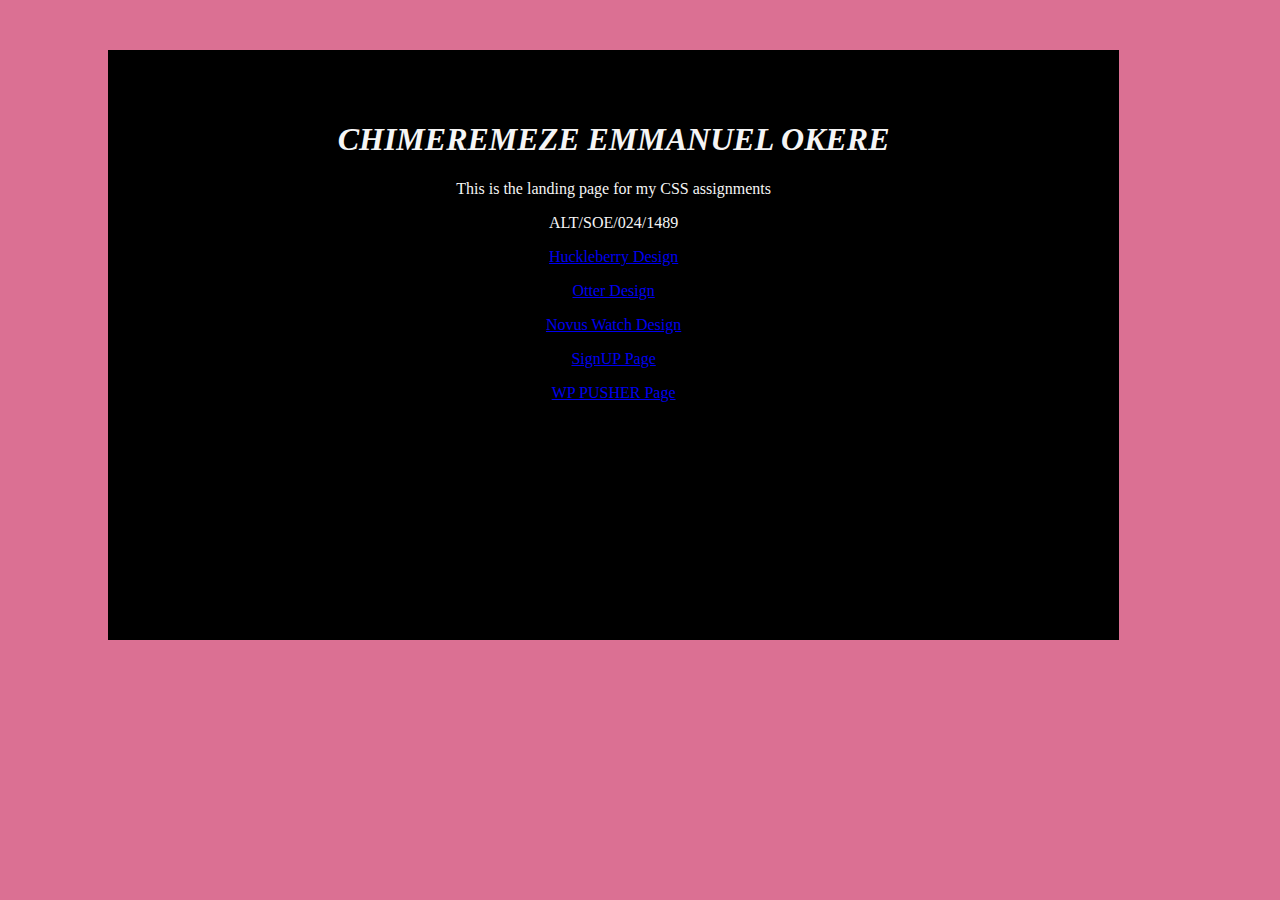
<file: index.html>
<!DOCTYPE html>
<html lang="en">
<head>
    <meta charset="UTF-8">
    <meta name="viewport" content="width=device-width, initial-scale=1.0">
    <title>My CSS Assignments</title>
    <style>
      

      body {
        background-color: palevioletred;
      }
      

      div {
        width: 80%;
        height: 60vh;
        margin-top: 50px;
        margin-left: 100px;
        background-color: black;
        text-align: center;
        padding-top: 50px;
        color: whitesmoke;
      }
      
      p {
            display: block;
        }

        h1 {
            font-style: italic;
        }
    </style>
</head>
<body>
    <div>
    <h1>CHIMEREMEZE EMMANUEL OKERE</h1>
    <p>This is the landing page for my CSS assignments</p>
    <p> ALT/SOE/024/1489</p>
    <p><a href="./Huckleberry.html">Huckleberry Design</a></p>
    <p><a href="./otter.html">Otter Design</a></p>
    <p><a href="./novus.html">Novus Watch Design</a></p>
    <p><a href="./signup.html"> SignUP Page</a></p>
    <p><a href="./pusher.html">WP PUSHER Page</a></p>
</div>

</body>
</html>
</file>
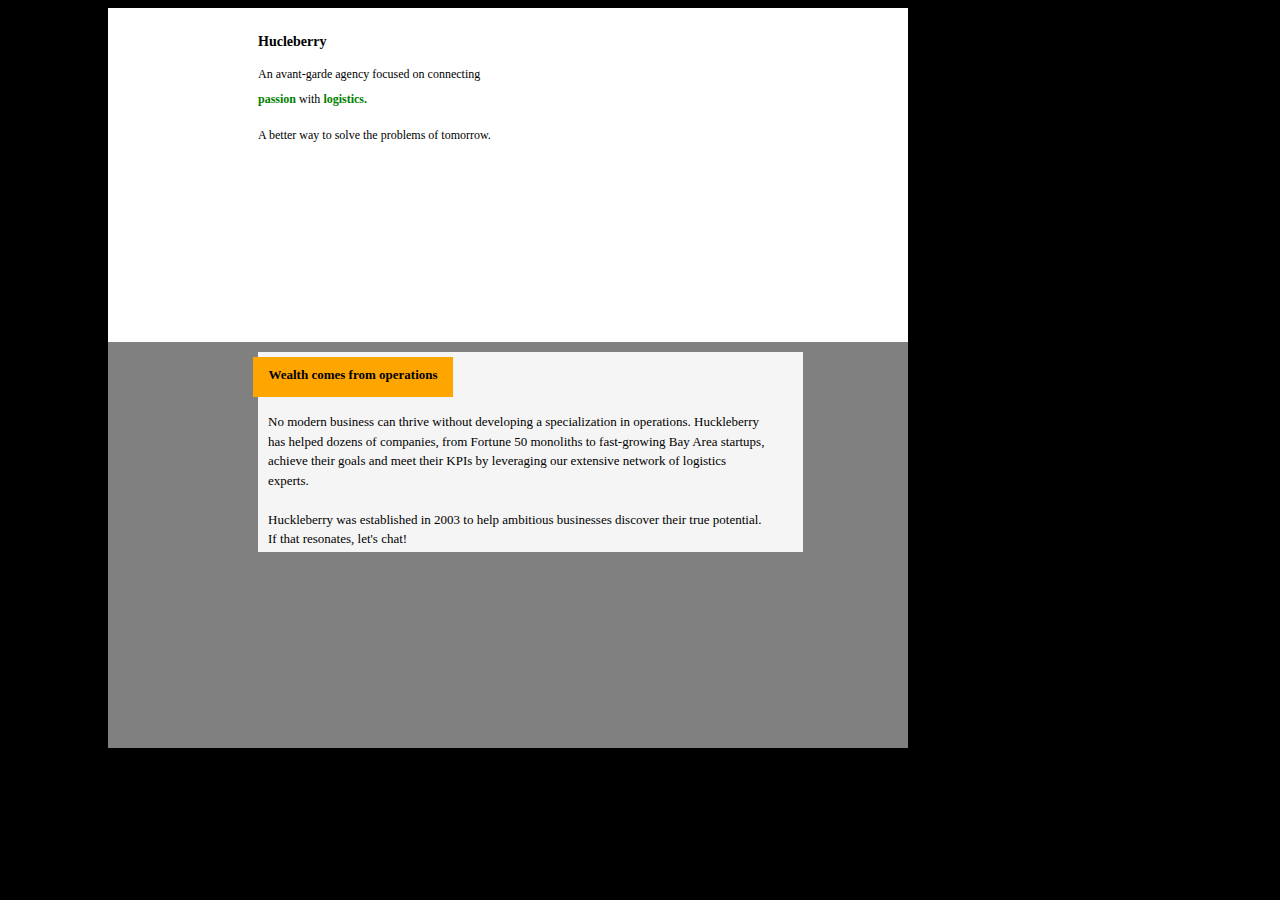
<file: Huckleberry.html>
<!DOCTYPE html>
<html lang="en">
<head>
    <meta charset="UTF-8">
    <meta name="viewport" content="width=device-width, initial-scale=1.0">
    <title>Huckleberry Design</title>
      <link href="./Huckleberry.css" rel="stylesheet">
      <link href="./huckleberrysmall.css" rel="stylesheet">


</head>
<body>
    <div class="card" >
        <div class="card-body1">
            <h3>Hucleberry</h3>
            <p>
                An avant-garde agency focused on connecting <span>passion</span> with <span>logistics.</span></p>
              
                <p>A better way to solve the problems of tomorrow.</p>
        </div>
        
        <div class="card-body2">
          <div class="card-title">Wealth comes from operations</div>
            <div class="card-text">No modern business can thrive without developing a specialization in operations. 
                Huckleberry has helped dozens of companies, from Fortune 50 monoliths to 
                fast-growing Bay Area startups, achieve their goals and meet their KPIs by leveraging our 
                extensive network of logistics experts.
                <br>
                <br>
                Huckleberry was established in 2003 to help ambitious businesses discover their true 
                potential. If that resonates, let's chat!
            </div>
          </div>
        </div>
</body>
</html>
</file>
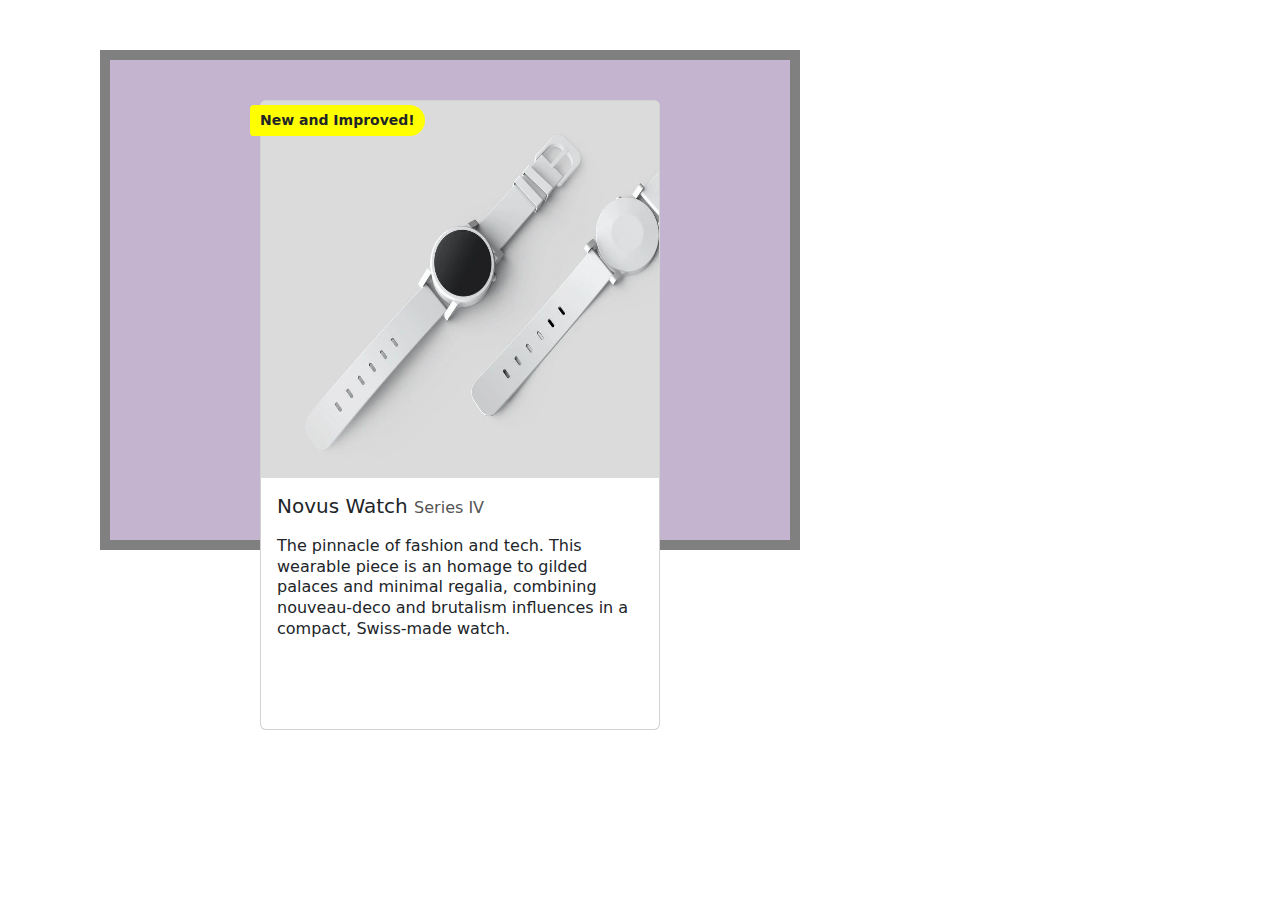
<file: novus.html>
<!DOCTYPE html>
<html lang="en">
<head>
    <meta charset="UTF-8">
    <meta name="viewport" content="width=device-width, initial-scale=1.0">
    <title>Document</title>

    <link href="https://cdn.jsdelivr.net/npm/bootstrap@5.3.3/dist/css/bootstrap.min.css" rel="stylesheet" integrity="sha384-QWTKZyjpPEjISv5WaRU9OFeRpok6YctnYmDr5pNlyT2bRjXh0JMhjY6hW+ALEwIH" crossorigin="anonymous">

    <link href="./novus.css" rel="stylesheet">
</head>
<body>
    <div class="main-body"> 
        <div class="subtext"> New and Improved!</div>
        
        <div class="card">
            <img src="./Novus.jpeg" class="card-img-top" alt="..."> 
            <div class="card-body">
              <h5 class="card-title">Novus Watch <span> Series IV</span></h5>
              <div class="card-text">The pinnacle of fashion and tech. This wearable piece is an homage to gilded palaces and minimal regalia, combining nouveau-deco and brutalism influences in a compact, Swiss-made watch.</div>
            </div>
          </div>
        </div>



</body>
</html>
</file>
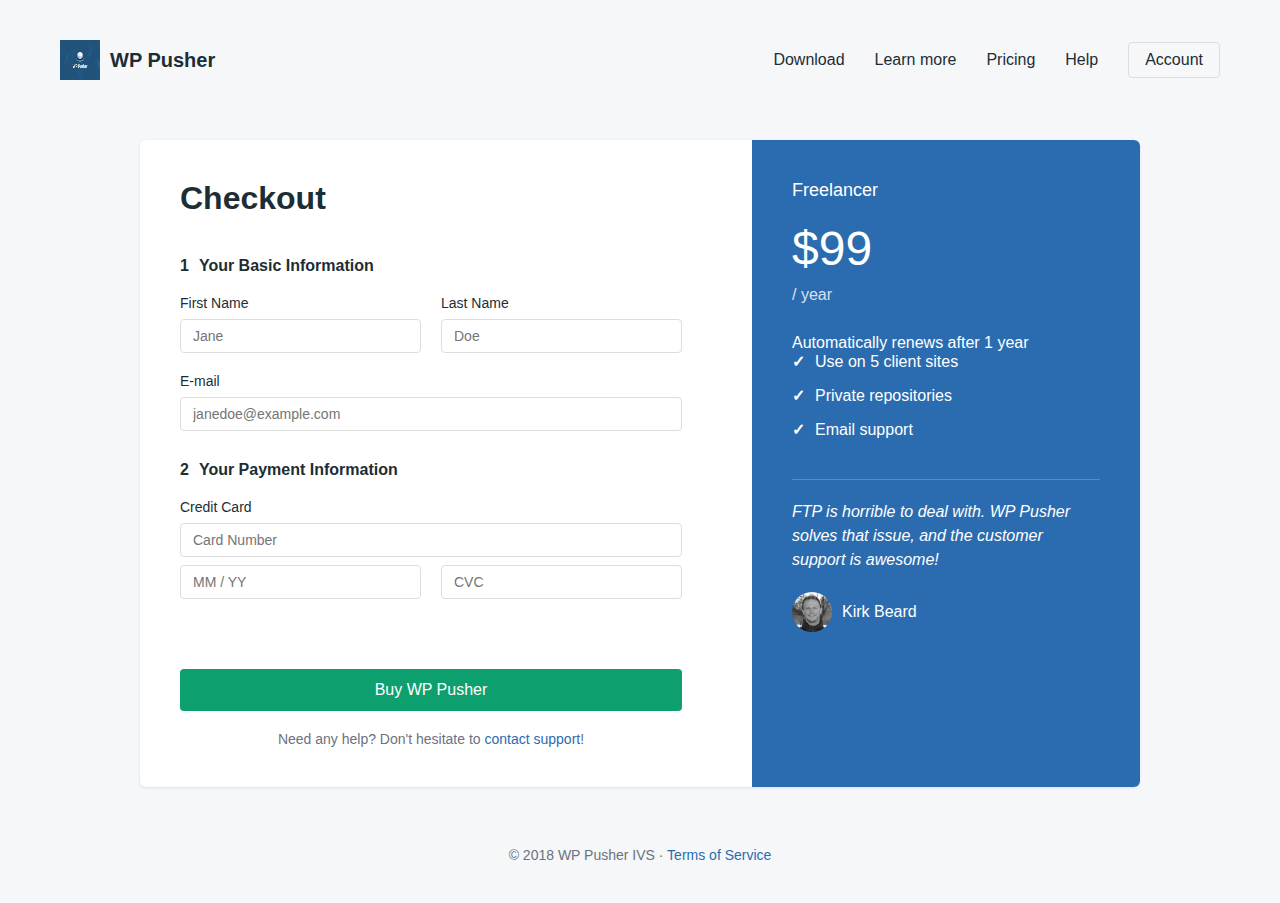
<file: pusher.html>
<!DOCTYPE html>
<html lang="en">
<head>
    <meta charset="UTF-8">
    <meta name="viewport" content="width=device-width, initial-scale=1.0">
    <title>WP Pusher Checkout</title>
    <link rel="stylesheet" href="Pusher.css">
</head>
<body>
    <header class="header">
        <div class="logo">
            <img src="wpusher.jpeg" alt="WP Pusher Logo">
            WP Pusher
        </div>
        <nav class="nav">
            <a href="#">Download</a>
            <a href="#">Learn more</a>
            <a href="#">Pricing</a>
            <a href="#">Help</a>
            <a href="#" class="account">Account</a>
        </nav>
    </header>

    <main class="main-container">
        <div class="checkout-form">
            <h1>Checkout</h1>
            
            <div class="form-section">
                <h2><span>1</span> Your Basic Information</h2>
                <div class="form-row">
                    <div class="form-group">
                        <label>First Name</label>
                        <input type="text" placeholder="Jane">
                    </div>
                    <div class="form-group">
                        <label>Last Name</label>
                        <input type="text" placeholder="Doe">
                    </div>
                </div>
                <div class="form-group">
                    <label>E-mail</label>
                    <input type="email" placeholder="janedoe@example.com">
                </div>
            </div>

            <div class="form-section">
                <h2><span>2</span> Your Payment Information</h2>
                <div class="form-group">
                    <label>Credit Card</label>
                    <input type="text" placeholder="Card Number">
                    <div class="form-row">
                        <input type="text" placeholder="MM / YY">
                        <input type="text" placeholder="CVC">
                    </div>
                </div>
            </div>

            <button class="buy-button">Buy WP Pusher</button>

            <p class="support-text">
                Need any help? Don't hesitate to <a href="#">contact support</a>!
            </p>
        </div>

        <div class="plan-details">
            <div class="plan-name">Freelancer</div>
            <div class="plan-price">$99</div>
            <div class="plan-period">/ year</div>
            <div>Automatically renews after 1 year</div>

            <ul class="plan-features">
                <li>Use on 5 client sites</li>
                <li>Private repositories</li>
                <li>Email support</li>
            </ul>

            <div class="testimonial">
                <p class="testimonial-text">FTP is horrible to deal with. WP Pusher solves that issue, and the customer support is awesome!</p>
                <div class="testimonial-author">
                    <img src="./Bitmap.png" alt="Kirk Beard">
                    <span>Kirk Beard</span>
                </div>
            </div>
        </div>
    </main>

    <footer>
        © 2018 WP Pusher IVS · <a href="#">Terms of Service</a>
    </footer>
</body>
</html>
</file>
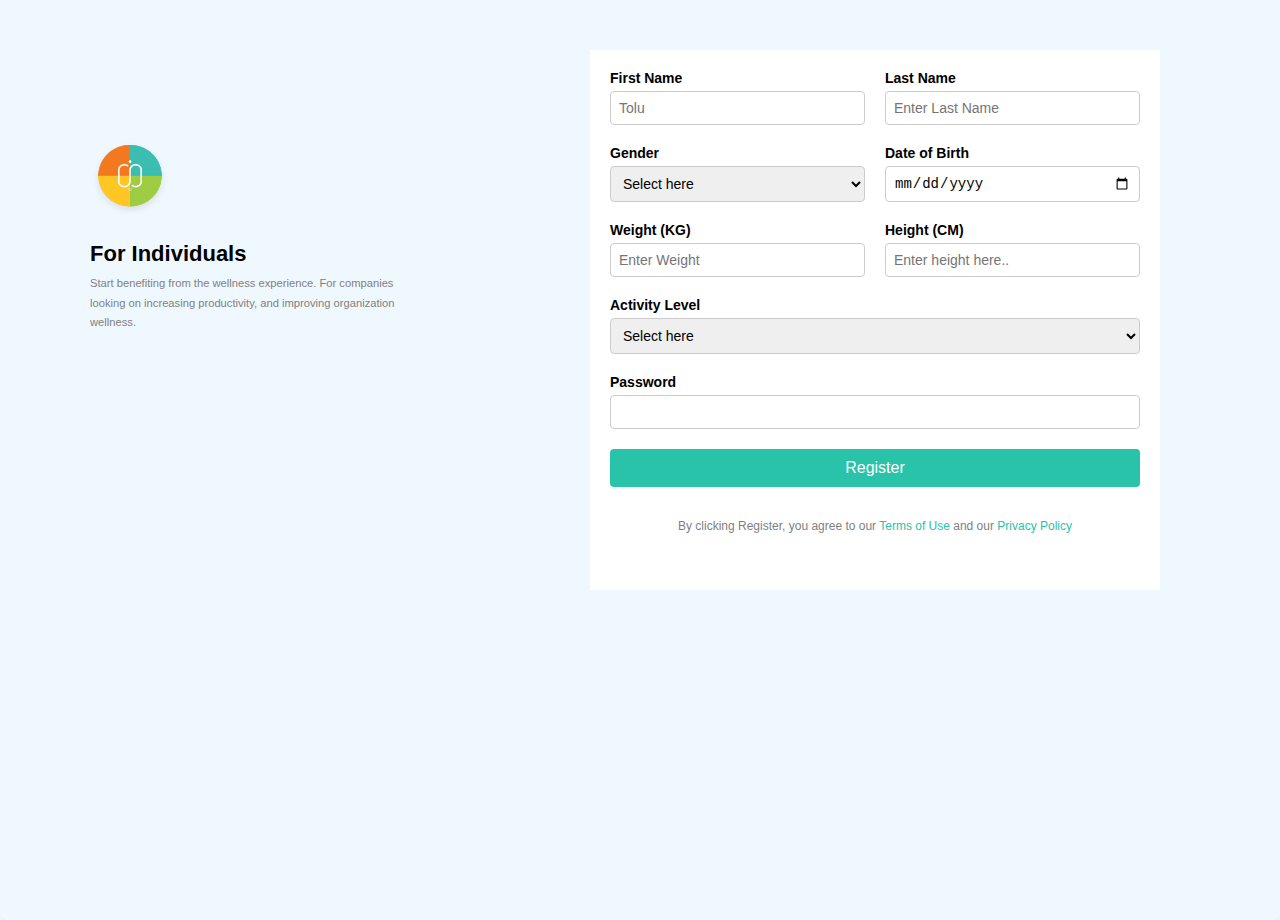
<file: signup.html>
<!DOCTYPE html>
<html lang="en">
<head>
    <meta charset="UTF-8">
    <meta name="viewport" content="width=device-width, initial-scale=1.0">
    <title>Sign Up</title>
    <link rel="stylesheet" href="./signup.css">
</head>
<body>
    
    <div class="container">
        <div class="left-section">
            <img src="./Logo.png">
            <h2>For Individuals</h2>
            <p class="desktop">Start benefiting from the wellness experience. For companies looking on increasing productivity, and improving organization wellness.</p>
            <p class="mobile">Inspiring wholesome harmony for the mind, body and spirit, for everyone, everywhere.</p>
        </div>
        <div class="form-container">
            <form>
                <div class="form-group">
                    <label for="first-name">First Name</label>
                    <input type="text" id="first-name" placeholder="Tolu">
                </div>
                <div class="form-group">
                    <label for="last-name">Last Name</label>
                    <input type="text" id="last-name" placeholder="Enter Last Name">
                </div>
                <div class="form-group">
                    <label for="gender">Gender</label>
                    <select id="gender">
                        <option value="" disabled selected>Select here</option>
                                <option value="male">Male</option>
                                <option value="female">Female</option>
                                <option value="other">Other</option>
                    </select>
                </div>
                <div class="form-group">
                    <label for="dob">Date of Birth</label>
                    <input type="date" id="dob">
                </div>
                <div class="form-group">
                    <label for="weight">Weight (KG)</label>
                    <input type="text" id="weight" placeholder="Enter Weight">
                </div>
                <div class="form-group">
                    <label for="height">Height (CM)</label>
                    <input type="text" id="height" placeholder="Enter height here..">
                </div>
                <div class="form-group" style="grid-column: span 2;">
                    <label for="activity">Activity Level</label>
                    <select id="activity">
                        <option>Select here</option>
                    </select>
                </div>
                <div class="form-group" style="grid-column: span 2;">
                    <label for="password">Password</label>
                    <input type="password" id="password">
                </div>
                <button type="submit" class="register-btn">Register</button>
                <p class="terms">By clicking Register, you agree to our <a href="#">Terms of Use</a> and our <a href="#">Privacy Policy</a></p>
            </form>
        </div>
    </div>
</body>
</html>
</file>
<file: Huckleberry.css>
@media (min-width: 1024px) and (max-width: 1440px)  {

body {
    background-color: black;
}

.card {
    background-color: white;
    height: 80vh;
    width: 800px;
    position: relative;
    margin-left: 100px;    
}



.card-body1 {
  height: 45%;
  padding-left: 150px;
  padding-right: 400px;
  padding-top: 10px;
  line-height: 1.2rem;
  text-wrap: wrap;
  font-size: 12px;
}


span {
color: green;
font-family: Lato;
font-size: 12px;
font-weight: 800;
line-height: 30px;
text-align: left;
}

.card-body2 {
  height: 55%;
    background-color: grey;
    border-top: 10px solid grey;
    color: white;            
}

.card-title {
  height: 30px;
  width: 200px;
  background-color: orange;
  color: black;
  font-weight: bolder;
  font-size: 13px;
  text-align: center;
  position: absolute;
  padding-top: 10px;
  margin-left: 145px;
  margin-top: 5px;
  z-index: 1;
}

.card-text {
  background-color: whitesmoke;
  position: relative;
  height: 140px;
  width: 500px;
  margin-left: 150px;
  padding-top: 60px;
  padding-left: 10px;
  padding-right: 35px;
  font-size: 13px;
  text-wrap: wrap;
  line-height: 1.5;
  color: black;
}

}




  
@media (min-width: 600px) and (max-width: 1024px) {


  body {
    background-color: black;
}

.card {
    background-color: white;
    height: 80vh;
    width: 800px;
    position: relative;
    margin-left: 100px;
    
}



.card-body1 {
  height: 45%;
  padding-left: 150px;
  padding-right: 350px;
  padding-top: 10px;
  line-height: 1.5rem;
  text-wrap: wrap;
}


span {
color: green;
font-family: Lato;
font-size: 15px;
font-weight: 800;
line-height: 30px;
text-align: left;

}

.card-body2 {
  height: 55%;
    background-color: grey;
    border-top: 10px solid grey;
    color: white;            
}

.card-title {
  height: 30px;
  width: 200px;
  background-color: orange;
  color: black;
  font-weight: bolder;
  font-size: 0.9rem;
  text-align: center;
  position: absolute;
  padding-top: 10px;
  margin-left: 145px;
  margin-top: 10px;
  z-index: 1;
}

.card-text {
  background-color: whitesmoke;
  position: relative;
  height: 170px;
  width: 500px;
  margin-left: 150px;
  padding-top: 60px;
  padding-left: 10px;
  font-size: 0.9rem;
  text-wrap: wrap;
  line-height: 1.5;
  color: black;
}

}
</file>
<file: huckleberrysmall.css>
@media (max-width: 600px) {


    body {
        background-color: black;
    }
    
    .card {
        background-color: white;
        height: 100vh;
        width: 100%;    
    }
    
    
    
    .card-body1 {
      height: 35%;
      font-size: 0.7rem;
      line-height: 1.2rem;
      padding-top: 35px;
      padding-inline-start: 10px;
      padding-inline-end: 250px;
      text-wrap: wrap;
      border-bottom: 3px solid lightgray;
    }
    
    h3 {
      font-size: 1.2rem;
  }
    span {
    color: green;
    font-family: Lato;
    font-size: 0.5rem;
    font-weight: 800;
    line-height: 1.5rem;
    }
    
    .card-body2 {
        width: 100%;
      height: 40%;
        background-color: grey;
        border-top: 10px solid grey;
        color: white;            
    }
    
    .card-title {
      height: 15px;
      width: 150px;
      background-color: orange;
      color: black;
      font-weight: bolder;
      font-size: 0.7rem;
      padding-inline-start: 10px;
      position: absolute;
      padding-top: 5px;
      margin-top: 25px;
      border-bottom: 3px solid grey;
      z-index: 1;
    }
    
    .card-text {
      background-color: whitesmoke;
      position: relative;
      height: 60%;
      width: auto;
      font-size: 0.7rem;
      text-wrap: wrap;
      line-height: 1.5;
      color: black;
      margin-top: 20px;
      padding-top: 35px;
      padding-inline-start: 10px;
      padding-inline-end: 10px;
      border-bottom: 3px solid lightgray;
    }
    
    }
</file>
<file: novus.css>
.subtext {
    background-color: yellow;
    position: absolute;
    top: 45px;
    left: 140px;
    padding: 5px 10px;
    font-size: 14px;
    font-weight: bold;
    z-index: 1; /* Ensures it's on top of the image */
    border-radius: 5px 20px 20px 5px;
} 


.card {
    position: relative;
    width: 25rem;
    display: flex;
    height: 70vh;
    margin-top: 40px;
    margin-left: 150px;
    
}

.main-body {
    position: absolute;
    background-color: #C4B4D0;
    width: 700px;
    height: 500px;
    margin-top: 50px;
    margin-left: 100px;
    border: solid gray 10px;
}

img {
    position: relative;
    height: 60%;
}

.card-title span {
    color: #555555;
    font-size: medium;
}

.card-text{
    line-height: 1.3rem;
    padding-top: 10px;
    font-weight: 500;
}
</file>
<file: Pusher.css>
* {
    margin: 0;
    padding: 0;
    box-sizing: border-box;
    font-family: -apple-system, BlinkMacSystemFont, 'Segoe UI', Roboto, Oxygen, Ubuntu, Cantarell, sans-serif;
}

body {
    background-color: #f5f7f9;
    min-height: 100vh;
    padding: 20px;
}

.header {
    max-width: 1200px;
    margin: 0 auto;
    padding: 20px;
    display: flex;
    justify-content: space-between;
    align-items: center;
}

.logo {
    display: flex;
    align-items: center;
    gap: 10px;
    font-size: 20px;
    font-weight: 600;
    color: #1d2d35;
}

.logo img {
    width: 40px;
    height: 40px;
}

.nav {
    display: flex;
    gap: 30px;
    align-items: center;
}

.nav a {
    text-decoration: none;
    color: #1d2d35;
}

.nav .account {
    padding: 8px 16px;
    border: 1px solid #ddd;
    border-radius: 4px;
}

.main-container {
    max-width: 1000px;
    margin: 40px auto;
    display: grid;
    grid-template-columns: 1.5fr 1fr;
    gap: 30px;
    background: white;
    border-radius: 6px;
    overflow: hidden;
    box-shadow: 0 1px 3px rgba(0,0,0,0.1);
}

.checkout-form {
    padding: 40px;
}

.checkout-form h1 {
    margin-bottom: 40px;
    color: #1d2d35;
}

.form-section {
    margin-bottom: 30px;
}

.form-section h2 {
    display: flex;
    align-items: center;
    gap: 10px;
    color: #1d2d35;
    font-size: 16px;
    margin-bottom: 20px;
}

.form-row {
    display: grid;
    grid-template-columns: 1fr 1fr;
    gap: 20px;
    margin-bottom: 20px;
}

.form-group {
    display: flex;
    flex-direction: column;
    gap: 8px;
}

.form-group label {
    font-size: 14px;
    color: #1d2d35;
}

.form-group input {
    padding: 8px 12px;
    border: 1px solid #ddd;
    border-radius: 4px;
    font-size: 14px;
}

.buy-button {
    background: #0e9f6e;
    color: white;
    border: none;
    padding: 12px;
    width: 100%;
    border-radius: 4px;
    font-size: 16px;
    cursor: pointer;
    margin-top: 20px;
}

.support-text {
    text-align: center;
    margin-top: 20px;
    font-size: 14px;
    color: #6b7280;
}

.support-text a {
    color: #2b6cb0;
    text-decoration: none;
}

.plan-details {
    background: #2b6cb0;
    color: white;
    padding: 40px;
}

.plan-name {
    font-size: 18px;
    margin-bottom: 20px;
}

.plan-price {
    font-size: 48px;
    font-weight: 300;
    margin-bottom: 10px;
}

.plan-period {
    opacity: 0.8;
    margin-bottom: 30px;
}

.plan-features {
    list-style: none;
}

.plan-features li {
    display: flex;
    align-items: center;
    gap: 10px;
    margin-bottom: 15px;
}

.plan-features li::before {
    content: "✓";
    font-weight: bold;
}

.testimonial {
    margin-top: 40px;
    padding-top: 20px;
    border-top: 1px solid rgba(255,255,255,0.2);
}

.testimonial-text {
    font-style: italic;
    margin-bottom: 20px;
    line-height: 1.5;
}

.testimonial-author {
    display: flex;
    align-items: center;
    gap: 10px;
}

.testimonial-author img {
    width: 40px;
    height: 40px;
    border-radius: 50%;
}

footer {
    text-align: center;
    padding: 20px;
    color: #6b7280;
    font-size: 14px;
}

footer a {
    color: #2b6cb0;
    text-decoration: none;
}
</file>
<file: signup.css>
body {
    font-family: Arial, sans-serif;
    background-color: white;
    margin: 0;
    padding: 0;
    display: flex;
    justify-content: center;
    align-items: center;
    height: 100vh;
}

.container {
    display: flex;
    background-color: aliceblue;
    padding: 20px;
    border-radius: 8px;
    box-shadow: 0 4px 8px rgba(0, 0, 0, 0.1);
    width: 1440px;
    height: 100%;
}

.left-section {
    flex: 1;
    padding: 20px;
}

img {
    width: 80px;
    height: 80px;
    border-radius: 50%;
    margin-bottom: 10px;
    margin-top: 120px;
    margin-left: 50px;
}

h2 {
    margin: 10px 0;
    font-size: 22px;
}

.left-section > p, .left-section > h2 {
    padding-left: 50px;
    padding-inline-end: 150px;
    line-height: 1.2rem;
}



p {
    font-size: 0.7rem;
    color: gray;
}

.form-container {
    flex: 1;
    padding: 20px;
    margin-top: 50px;
    margin-right: 100px;
    background-color: white;
    Width: 580px;
    Height: 500px;
}

form {
    display: grid;
    grid-template-columns: 1fr 1fr;
    gap: 20px;
}

.form-group {
    display: flex;
    flex-direction: column;
}

label {
    font-size: 14px;
    font-weight: bold;
    margin-bottom: 5px;
}

input, select {
    padding: 8px;
    border: 1px solid #ccc;
    border-radius: 4px;
    font-size: 14px;
}



.register-btn {
    grid-column: span 2;
    background-color: #28c3a9;
    color: white;
    padding: 10px;
    border: none;
    border-radius: 4px;
    font-size: 16px;
    cursor: pointer;
}

.register-btn:hover {
    background-color: black;
}


.terms {
    grid-column: span 2;
    font-size: 12px;
    text-align: center;
    color: gray;
}

.terms a {
    color: #28c3a9;
    text-decoration: none;
}

.mobile {
    display: none;
}


@media (max-width: 600px) {
* {
    margin: 0;
    padding: 0;

}

body {
    font-family: Arial, sans-serif;
    background-color: #f0f8ff;
    
}

.container {
    display: flex;
    flex-direction: column;
    max-width: 600px;
    height: 100vh;
    position: relative;
}

.left-section {
    position: relative;
    width: 600px;
}

img {
    width: 40px;
    height: 40px;
    border-radius: 50%;
}

h2 {
    font-size: 24px;
    color: #000;
}

p {
    font-size: 14px;
    color: gray;
}

.form-container {
    position: relative;
    width: 60%;
    height: 800px;
    background-color: white;
    padding: 5px;
    padding-left: 10px;
    margin-left: 70px;
    border-radius: 8px;
    box-shadow: 0 4px 8px rgba(0, 0, 0, 0.1);
}

form {
    display: flex;
    flex-direction: column;
    gap: 15px;
    
}

label {
    font-size: 14px;
    font-weight: bold;
}

input, select {
    padding: 10px;
    border: 1px solid #ccc;
    border-radius: 4px;
    font-size: 14px;
    width: 80%;
}

button.register-btn {
    background-color: #28c3a9;
    color: white;
    padding: 12px;
    border: none;
    border-radius: 4px;
    font-size: 16px;
    cursor: pointer;
    width: 80%;
}

button.register-btn:hover {
    background-color: #1ea08b;
}

.terms {
    font-size: 12px;
    text-align: center;
    color: gray;
}

.terms a {
    color: #28c3a9;
    text-decoration: none;
}

.mobile {
    display: flex;
}


.desktop {
    display: none;
}

}
</file>
